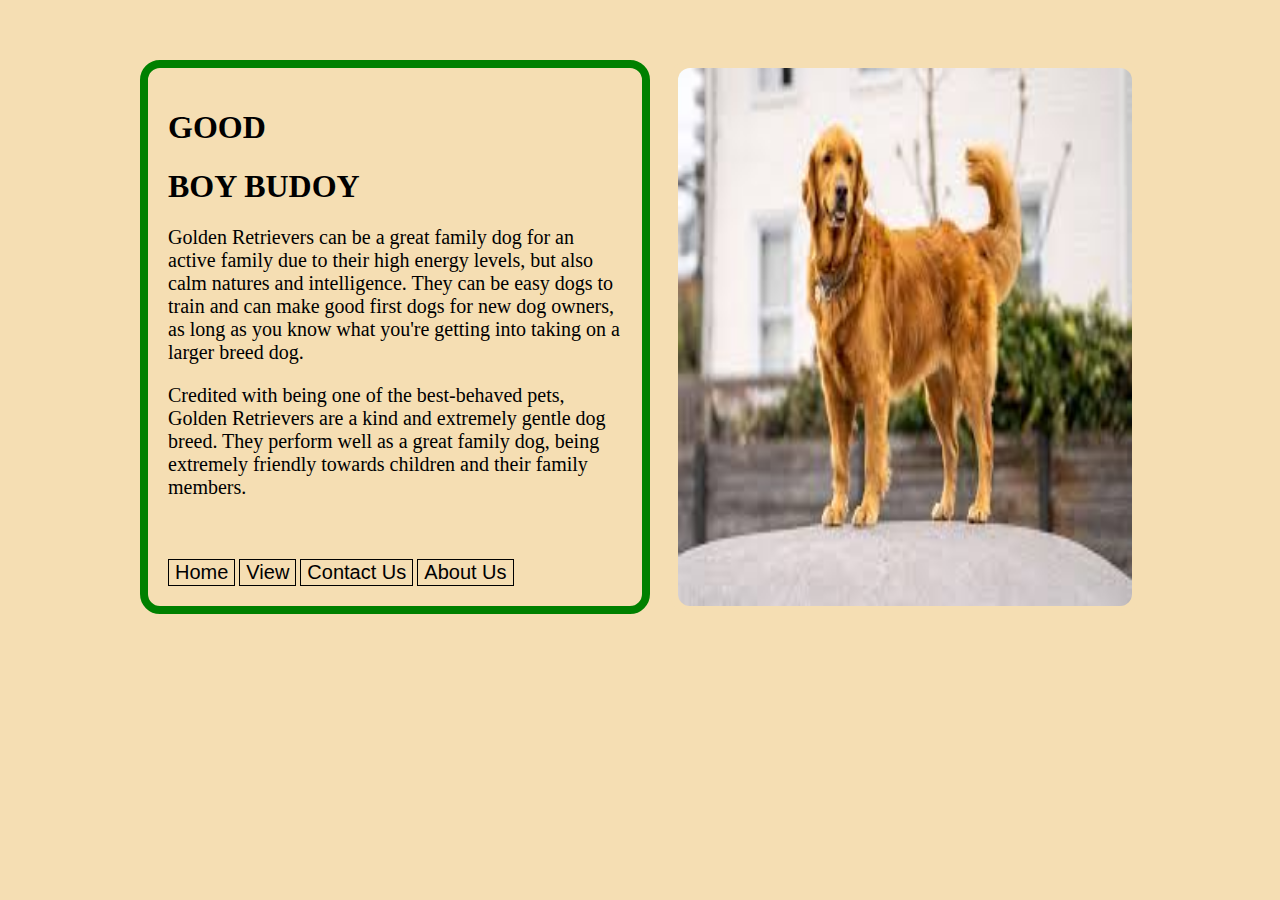
<file: dingpals/sagrado/act1/index.html>
<!DOCTYPE html>
<html lang="en">
<head>
    <meta charset="UTF-8">
    <meta name="viewport" content="width=device-width, initial-scale=1.0">
    <title>Dog Act 3</title>
    <link rel="stylesheet" href="style.css">
</head>
<body>
    <div style="margin-top: 50px; margin-bottom: 50px;">
    <div id="container" class="container"></div>
    </div>
    <script type="module" src="app.js"></script>
</body>
</html>
</file>
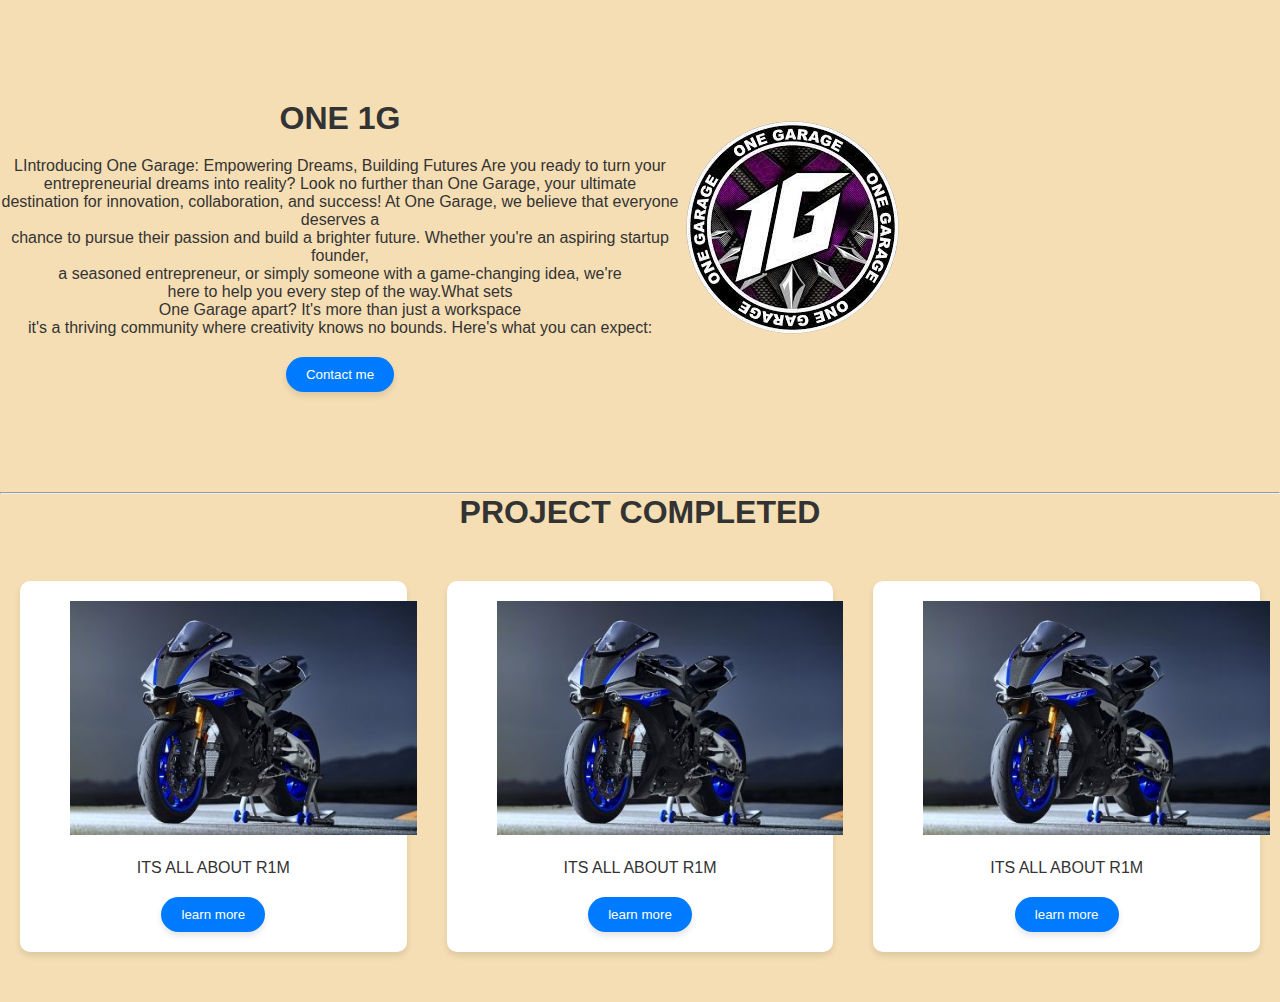
<file: dingpals/sagrado/act2/index.html>
<!DOCTYPE html>
<html lang="en">

<head>
    <meta charset="UTF-8">
    <meta name="viewport" content="width=device-width, initial-scale=1.0">
    <title>Document</title>
    <link rel="stylesheet" href="style.css">
</head>

<body>
    <div id="section1" class="section1"> </div>
    <hr>
    <div id="section3" class="section3"> </div>


    
    <div id="section2" class="section2"></div>





    <script type="module" src="app.js"></script>

    
</body>

</html>
</file>
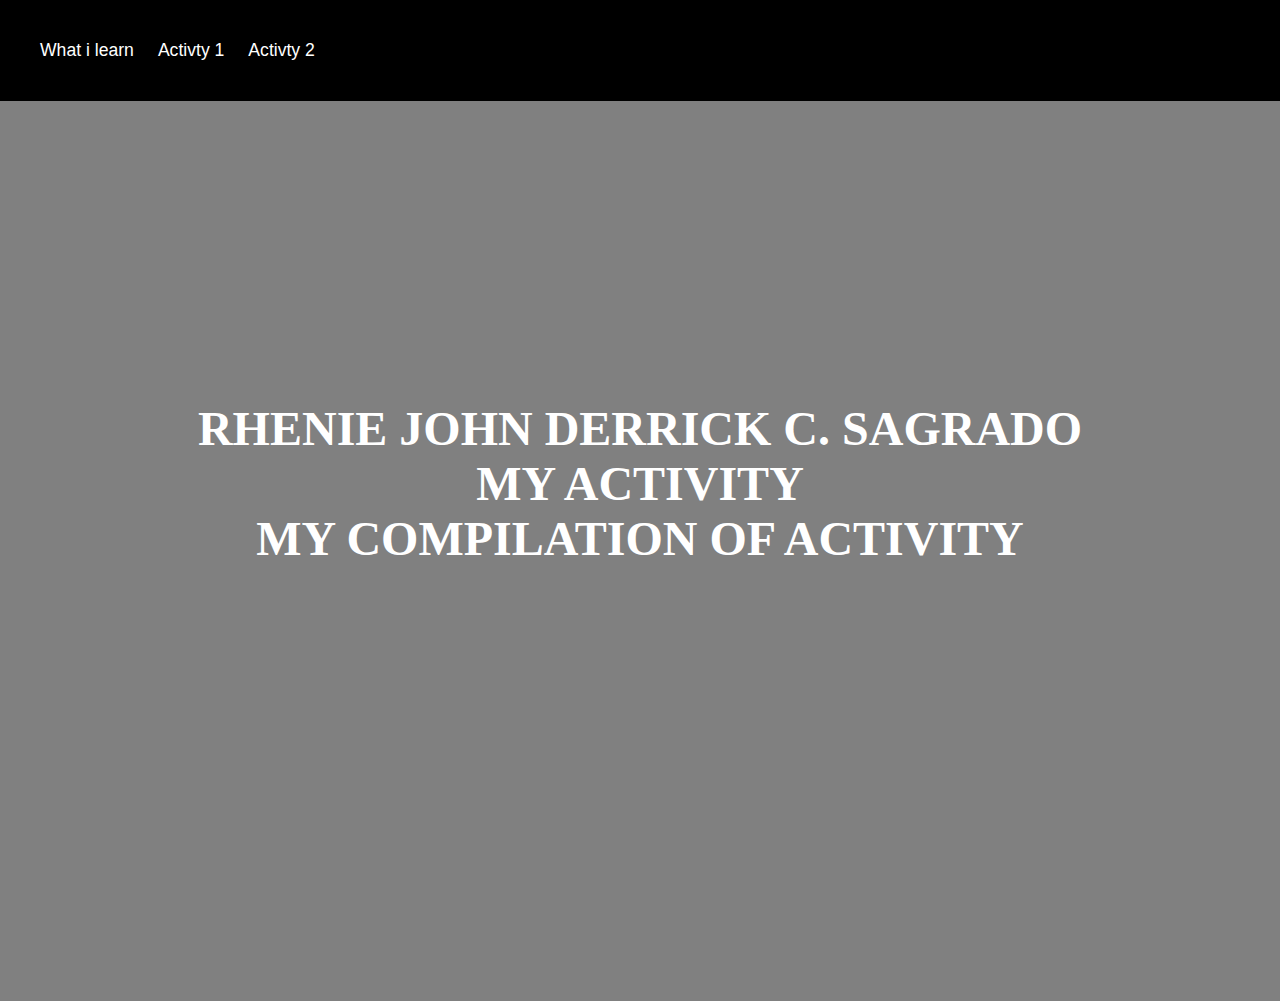
<file: dingpals/sagrado/main.html>
<!DOCTYPE html>
<html lang="en">
<head>
    <meta charset="UTF-8">
    <meta name="viewport" content="width=head, initial-scale=1.0">
    <title>Document</title>
    <link rel="stylesheet" href="mstyle.css">
</head>
</head>
<body>
    <header>
        <ul>
            <li><a href="">What i learn</a></li>
            <li><a href="act1/index.html">Activty 1</a></li>
            <li><a href="act2/index.html">Activty 2 </a></li>
        </ul>
    </header>
    <div class="main">
        <h1>RHENIE JOHN DERRICK C. SAGRADO</h1>
        <h1>MY ACTIVITY</h1>
        <h1>MY COMPILATION OF ACTIVITY</h1>
</body>
</html>
</file>
<file: dingpals/sagrado/act1/style.css>
body {
    background-color: wheat;
}

.container {
    max-width: 1000px;
    margin: 50px auto;
    display: flex;
    padding: 10px 50px;
    border-radius: 20px;
}

img {
    width: 100%;
    height: 100%;
    transition: transform 0.3s; /* Smooth transition for hover effect */
}

img:hover {
    transform: scale(1.05); /* Scale the image slightly on hover */
}

.leftclass {
    width: 50%;
    border: 8px solid green;
    margin-right: 10px;
    padding: 20px;
    border-radius: 20px;
}

.RightClass {
    width: 50%;
    border: 8px solid wheat;
    margin-left: 10px;
    border-radius: 20px;
    overflow: hidden;
}

button {
    border: 1px solid black;
    font-size: 20px;
    color: rgb(0, 0, 0);
    margin-top: 40px;
    background-color: transparent;
    cursor: pointer;
    transition: background-color 0.3s, color 0.3s;
}

button:hover {
    background-color: black;
    color: white;
}

p {
    font-size: 20px;
}
</file>
<file: dingpals/sagrado/mstyle.css>
*{
    padding: 0;
    margin: 0;
    box-sizing: border-box;
    animation: colorChange 5s infinite;
}

body{
background-color: black;
font-family: Arial, Helvetica, sans-serif;
animation: colorChange 5s infinite;

}

header {
    padding: 2.5rem;
    background-color: black;
    text-align: right;
}

header ul{
    display: flex;
    gap: 1.5rem;
}

.main{
    width: 100%;
    height: 100vh;
    text-align: center;
    padding-top: 300px;
    background-color: gray;
    color:white;
    font-family: Georgia, 'Times New Roman', Times, serif;
}

a{
    text-decoration: none;
    font-size: 1.1rem;
    color: white;
}

a:hover{
    color: red;
}

li{
    list-style: none;
}

h1{
    font-weight: bold;
    font-size: 3rem;
}

@keyframes colorChange {
    0% { background-color: rgb(53, 3, 77); }
    50% { background-color: rgb(3, 83, 97); }
    100% { background-color: rgb(102, 5, 5); }
}
</file>
<file: dingpals/sagrado/act2/style.css>
/* Global reset */
* {
    padding: 0;
    margin: 0;
    box-sizing: border-box;
}

/* Body styles */
body {
    background-color: #f5deb3; /* Lighter wheat color */
    font-family: 'Arial', sans-serif;
}

/* Section 1 styles */
.sec1con {
    padding: 50px 0;
    text-align: center;
}

.secimg1 {
    width: 100%;
    max-width: 600px;
    margin: 1 auto;
    padding-top: 65px;
}

h1, p {
    color: #333;
    margin-bottom: 20px;
    transition: color 0.3s;

}

h1:hover, p:hover {
    color: #007bff; /* Blue color on hover */
}

/* Section 2 styles */
.section1, .section2 {
    display: flex;
    justify-content: center;
    margin: 50px 0;
}

.section2 img {
    max-width: 90%;
    height: auto;
    margin: 0 30px;
    transition: transform 0.3s; 
}

.zoom {
    padding: 50px;
    background-color: #32cd32; /* Light green background */
    transition: transform .2s; 
    width: 200px;
    height: 200px;
    margin: 0 auto;
    border-radius: 50%; /* Circular shape */
}

.zoom:hover {
    transform: scale(1.1); /* Zoom effect on hover */
}

/* Button styles */
button {
    padding: 10px 20px;
    background-color: #007bff; 
    color: white;
    border: none;
    border-radius: 25px;
    box-shadow: 0 4px 6px rgba(0, 0, 0, 0.1);
    transition: all 0.3s ease;
    cursor: pointer;
    font-family: 'Arial', sans-serif;
}

button:hover {
    background-color: #0056b3; 
    transform: translateY(-2px);
    box-shadow: 0 6px 10px rgba(0, 0, 0, 0.2);
}

/* Card styles */
.cardsec2 {
    background-color: #fff;
    padding: 20px;
    border-radius: 10px;
    box-shadow: 0 4px 6px rgba(0, 0, 0, 0.1);
    margin: 0 20px;
    text-align: center;
}

.cardsec2 img {
    max-width: 100%;
    height: auto;
    margin-bottom: 20px;
    transition: transform 0.3s; 
}

.cardsec2 img:hover {
    transform: scale(1.1); /* Zoom effect on hover */
}

/* Section 3 styles */
.section3 {
    text-align: center;
    margin-bottom: 50px;
}

.section3 h1 {
    color: #333;
    margin-bottom: 20px;
    transition: color 0.3s; /* Smooth color transition */
}

.section3 h1:hover {
    color: #007bff; /* Blue color on hover */
}
</file>
